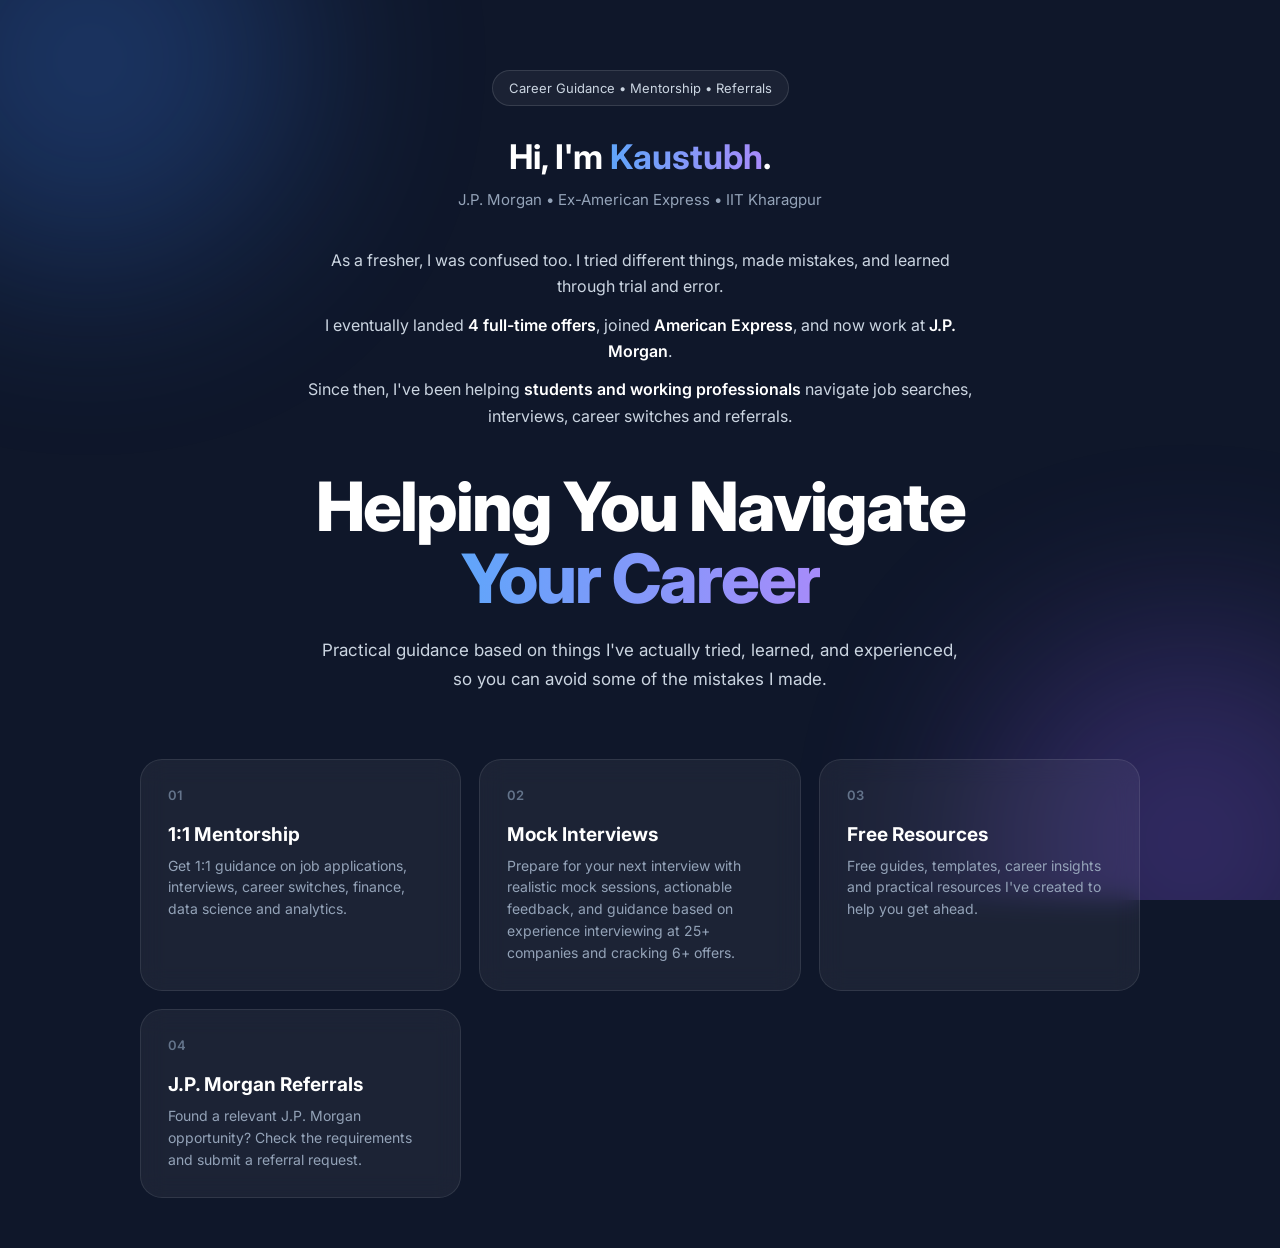
<file: index.html>
<!DOCTYPE html>
<html lang="en">
<head>
  <meta charset="UTF-8" />
  <meta name="viewport" content="width=device-width, initial-scale=1.0" />
  <title>Kaustubh | Career Mentorship</title>

  <link rel="preconnect" href="https://fonts.googleapis.com">
  <link rel="preconnect" href="https://fonts.gstatic.com" crossorigin>
  <link href="https://fonts.googleapis.com/css2?family=Inter:wght@400;500;600;700;800&display=swap" rel="stylesheet">

  <style>
    * {
      margin: 0;
      padding: 0;
      box-sizing: border-box;
    }

    body {
      font-family: 'Inter', sans-serif;
      background: #0f172a;
      color: white;
      min-height: 100vh;
      overflow-x: hidden;
    }

    .bg {
      position: fixed;
      inset: 0;
      overflow: hidden;
      z-index: -1;
    }

    .blob {
      position: absolute;
      width: 420px;
      height: 420px;
      border-radius: 50%;
      filter: blur(100px);
      opacity: .28;
    }

    .blob1 {
      background: #3b82f6;
      top: -150px;
      left: -120px;
    }

    .blob2 {
      background: #8b5cf6;
      bottom: -150px;
      right: -120px;
    }

    .container {
      width: min(1000px, 90%);
      margin: auto;
      padding: 70px 0 50px;
    }

    .hero {
      max-width: 780px;
      margin: auto;
      text-align: center;
    }

    .tag {
      display: inline-block;
      padding: 9px 16px;
      border: 1px solid rgba(255,255,255,.12);
      border-radius: 999px;
      background: rgba(255,255,255,.05);
      color: #cbd5e1;
      font-size: 13px;
      margin-bottom: 28px;
    }

    .intro {
      font-size: clamp(24px, 4vw, 34px);
      font-weight: 700;
      line-height: 1.35;
      margin-bottom: 10px;
    }

    .name {
      background: linear-gradient(to right,#60a5fa,#a78bfa);
      -webkit-background-clip: text;
      -webkit-text-fill-color: transparent;
    }

    .credentials {
      color: #94a3b8;
      font-size: 15px;
      margin-bottom: 38px;
    }

    .story {
      max-width: 680px;
      margin: 0 auto 42px;
      color: #cbd5e1;
      font-size: 16px;
      line-height: 1.65;
    }

    .story p {
      margin-bottom: 12px;
    }

    .story strong {
      color: white;
      font-weight: 600;
    }

    h1 {
      font-size: clamp(42px, 7vw, 68px);
      line-height: 1.05;
      font-weight: 800;
      letter-spacing: -2px;
      margin-bottom: 22px;
    }

    .gradient {
      background: linear-gradient(to right,#60a5fa,#a78bfa);
      -webkit-background-clip: text;
      -webkit-text-fill-color: transparent;
    }

    .subtitle {
      max-width: 650px;
      margin: auto;
      color: #cbd5e1;
      font-size: 17px;
      line-height: 1.7;
    }

    .cards {
      display: grid;
      grid-template-columns: repeat(3, 1fr);
      gap: 18px;
      margin-top: 65px;
    }

    .card {
      display: block;
      text-decoration: none;
      color: white;
      background: rgba(255,255,255,.055);
      border: 1px solid rgba(255,255,255,.09);
      border-radius: 22px;
      padding: 27px;
      transition: .25s ease;
      backdrop-filter: blur(12px);
    }

    .card:hover {
      transform: translateY(-5px);
      border-color: rgba(255,255,255,.22);
      background: rgba(255,255,255,.08);
    }

    .number {
      color: #64748b;
      font-size: 13px;
      font-weight: 600;
      margin-bottom: 20px;
    }

    .card h3 {
      font-size: 19px;
      margin-bottom: 9px;
    }

    .card p {
      color: #94a3b8;
      line-height: 1.55;
      font-size: 14px;
    }

    .footer {
      margin-top: 65px;
      text-align: center;
      color: #64748b;
      font-size: 13px;
    }

    @media(max-width: 750px) {
      .cards {
        grid-template-columns: 1fr;
      }

      .container {
        padding-top: 50px;
      }

      h1 {
        letter-spacing: -1px;
      }
    }
  </style>
</head>

<body>

  <div class="bg">
    <div class="blob blob1"></div>
    <div class="blob blob2"></div>
  </div>

  <main class="container">

    <section class="hero">

      <div class="tag">Career Guidance • Mentorship • Referrals</div>

      <p class="intro">
        Hi, I'm <span class="name">Kaustubh</span>.
      </p>

      <p class="credentials">
        J.P. Morgan • Ex-American Express • IIT Kharagpur
      </p>

      <div class="story">
        <p>
          As a fresher, I was confused too. I tried different things,
          made mistakes, and learned through trial and error.
        </p>

        <p>
          I eventually landed <strong>4 full-time offers</strong>, joined
          <strong>American Express</strong>, and now work at
          <strong>J.P. Morgan</strong>.
        </p>

        <p>
          Since then, I've been helping <strong>students and working professionals</strong>
          navigate job searches, interviews, career switches and referrals.
        </p>
      </div>

      <h1>
        Helping You Navigate<br>
        <span class="gradient">Your Career</span>
      </h1>

      <p class="subtitle">
        Practical guidance based on things I've actually tried, learned,
        and experienced, so you can avoid some of the mistakes I made.
      </p>

    </section>

        <section class="cards">

      <a
        class="card"
        href="https://kcubeiitkgp.github.io/LinkedinMentor/"
        target="_blank"
      >
        <div class="number">01</div>
        <h3>1:1 Mentorship</h3>
        <p>
          Get 1:1 guidance on job applications, interviews,
          career switches, finance, data science and analytics.
        </p>
      </a>

          
<a
  class="card"
  href="https://topmate.io/kaustubh_kcube/2368904"
  target="_blank"
  rel="noopener noreferrer"
>
  <div class="number">02</div>
  <h3>Mock Interviews</h3>
  <p>
    Prepare for your next interview with realistic mock sessions,
    actionable feedback, and guidance based on experience interviewing
    at 25+ companies and cracking 6+ offers.
  </p>
</a>
        

      <a
        class="card"
        href="https://topmate.io/kaustubh_kcube"
        target="_blank"
      >
        <div class="number">03</div>
        <h3>Free Resources</h3>
        <p>
          Free guides, templates, career insights and practical
          resources I've created to help you get ahead.
        </p>
      </a>

      <a
        class="card"
        href="https://forms.gle/5BEZ8eD9pNW2zfwt7"
        target="_blank"
      >
        <div class="number">04</div>
        <h3>J.P. Morgan Referrals</h3>
        <p>
          Found a relevant J.P. Morgan opportunity?
          Check the requirements and submit a referral request.
        </p>
      </a>

    </section>

  </main>

</body>
</html>
</file>
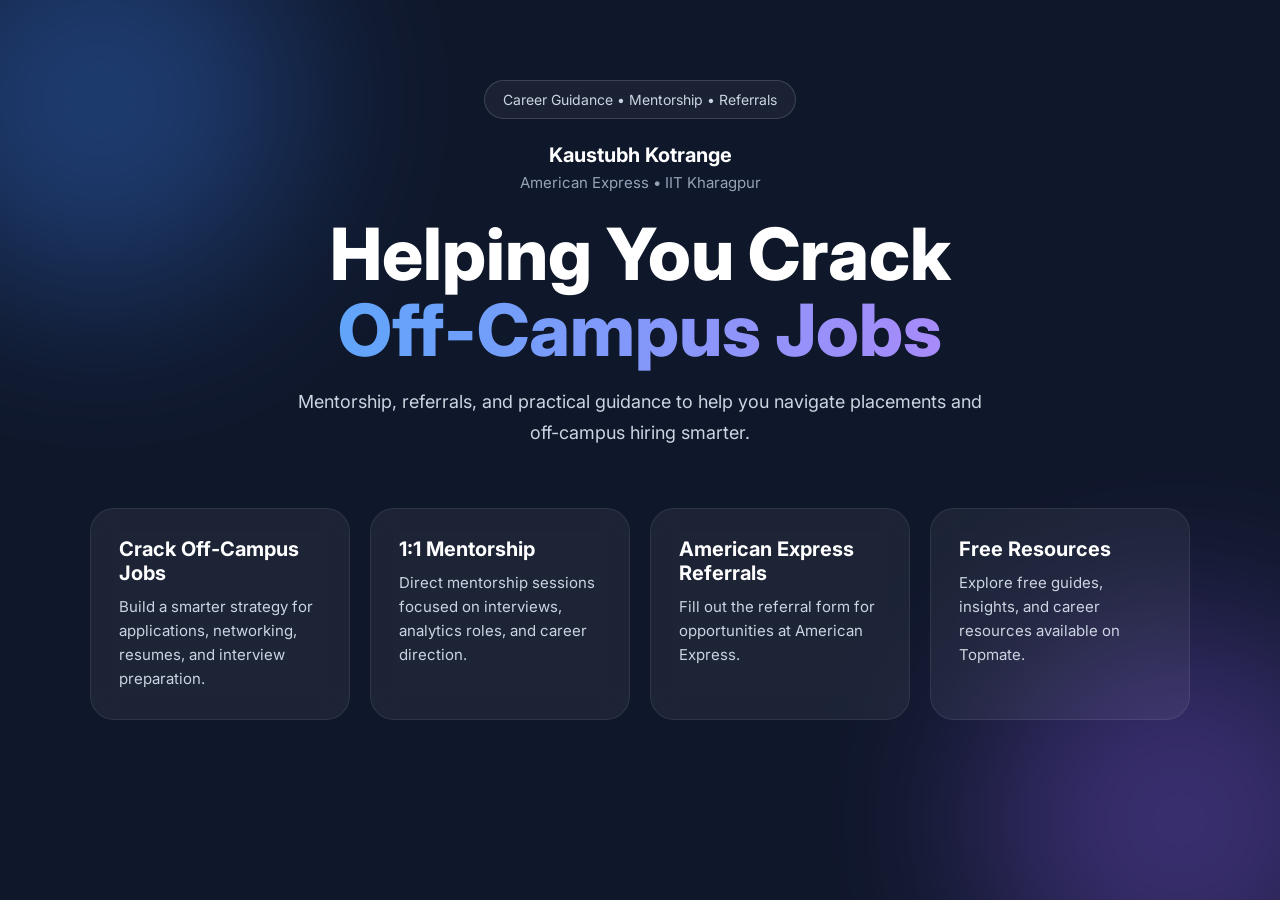
<file: landing_page.html>
<!DOCTYPE html>
<html lang="en">
<head>
  <meta charset="UTF-8" />
  <meta name="viewport" content="width=device-width, initial-scale=1.0" />
  <title>Kaustubh | Mentorship</title>

  <link rel="preconnect" href="https://fonts.googleapis.com">
  <link rel="preconnect" href="https://fonts.gstatic.com" crossorigin>
  <link href="https://fonts.googleapis.com/css2?family=Inter:wght@400;500;600;700;800&display=swap" rel="stylesheet">

  <style>
    *{
      margin:0;
      padding:0;
      box-sizing:border-box;
    }

    body{
      font-family:'Inter',sans-serif;
      background:#0f172a;
      color:white;
      min-height:100vh;
      overflow-x:hidden;
      position:relative;
    }

    .bg{
      position:absolute;
      inset:0;
      overflow:hidden;
      z-index:-1;
    }

    .blob{
      position:absolute;
      width:400px;
      height:400px;
      border-radius:50%;
      filter:blur(90px);
      opacity:.35;
      animation:float 8s ease-in-out infinite;
    }

    .blob1{
      background:#3b82f6;
      top:-100px;
      left:-100px;
    }

    .blob2{
      background:#8b5cf6;
      bottom:-120px;
      right:-100px;
      animation-delay:2s;
    }

    @keyframes float{
      0%,100%{
        transform:translateY(0px);
      }
      50%{
        transform:translateY(-20px);
      }
    }

    .container{
      width:min(1100px,90%);
      margin:auto;
      padding:80px 0;
    }

    .hero{
      text-align:center;
      margin-bottom:60px;
    }

    .tag{
      display:inline-block;
      padding:10px 18px;
      border:1px solid rgba(255,255,255,.15);
      border-radius:999px;
      background:rgba(255,255,255,.05);
      backdrop-filter:blur(10px);
      font-size:14px;
      margin-bottom:24px;
      color:#cbd5e1;
    }

    h1{
      font-size:clamp(42px,7vw,72px);
      font-weight:800;
      line-height:1.05;
      margin-bottom:20px;
    }

    .gradient{
      background:linear-gradient(to right,#60a5fa,#a78bfa);
      -webkit-background-clip:text;
      -webkit-text-fill-color:transparent;
    }

    .subtitle{
      max-width:700px;
      margin:auto;
      color:#cbd5e1;
      font-size:18px;
      line-height:1.7;
    }

    .cards{
      display:grid;
      grid-template-columns:repeat(auto-fit,minmax(220px,1fr));
      gap:20px;
      margin-top:60px;
    }

    .card{
      background:rgba(255,255,255,.06);
      border:1px solid rgba(255,255,255,.08);
      border-radius:24px;
      padding:28px;
      transition:.3s ease;
      backdrop-filter:blur(12px);
    }

    .card:hover{
      transform:translateY(-6px);
      border-color:rgba(255,255,255,.2);
    }

    .card h3{
      font-size:20px;
      margin-bottom:10px;
    }

    .card p{
      color:#cbd5e1;
      line-height:1.6;
      font-size:15px;
    }

    .buttons{
      display:flex;
      flex-wrap:wrap;
      justify-content:center;
      gap:18px;
      margin-top:60px;
    }

    .btn{
      text-decoration:none;
      padding:16px 28px;
      border-radius:16px;
      font-weight:600;
      transition:.25s ease;
    }

    .primary{
      background:linear-gradient(to right,#3b82f6,#8b5cf6);
      color:white;
      box-shadow:0 10px 30px rgba(99,102,241,.35);
    }

    .primary:hover{
      transform:translateY(-3px) scale(1.02);
    }

    .secondary{
      border:1px solid rgba(255,255,255,.15);
      background:rgba(255,255,255,.05);
      color:white;
    }

    .secondary:hover{
      background:rgba(255,255,255,.1);
    }

    .footer{
      margin-top:80px;
      text-align:center;
      color:#94a3b8;
      font-size:14px;
    }

    .pulse{
      animation:pulse 2s infinite;
    }

    @keyframes pulse{
      0%{
        box-shadow:0 0 0 0 rgba(99,102,241,.5);
      }
      70%{
        box-shadow:0 0 0 18px rgba(99,102,241,0);
      }
      100%{
        box-shadow:0 0 0 0 rgba(99,102,241,0);
      }
    }

    @media(max-width:600px){
      .buttons{
        flex-direction:column;
      }

      .btn{
        width:100%;
        text-align:center;
      }
    }
  </style>
</head>
<body>

  <div class="bg">
    <div class="blob blob1"></div>
    <div class="blob blob2"></div>
  </div>

  <div class="container">

    <section class="hero">

      <div class="tag">Career Guidance • Mentorship • Referrals</div>

      <div style="margin-bottom:24px;">
        <h2 style="
          font-size:20px;
          font-weight:700;
          margin-bottom:6px;
        ">
          Kaustubh Kotrange
        </h2>

        <p style="
          color:#94a3b8;
          font-size:15px;
        ">
          American Express • IIT Kharagpur
        </p>
      </div>

      <h1>
        Helping You Crack <br>
        <span class="gradient">Off-Campus Jobs</span>
      </h1>

      <p class="subtitle">
        Mentorship, referrals, and practical guidance to help you navigate placements and off-campus hiring smarter.
      </p>

    </section>

    <section class="cards">

      <a 
        class="card"
        href="https://topmate.io/kaustubh_kcube/1604781"
        target="_blank"
        style="text-decoration:none;color:white;"
      >
        <h3>Crack Off-Campus Jobs</h3>
        <p>
          Build a smarter strategy for applications, networking, resumes, and interview preparation.
        </p>
      </a>

      <a 
        class="card"
        href="https://topmate.io/kaustubh_kcube/1237927"
        target="_blank"
        style="text-decoration:none;color:white;"
      >
        <h3>1:1 Mentorship</h3>
        <p>
          Direct mentorship sessions focused on interviews, analytics roles, and career direction.
        </p>
      </a>

      <a 
        class="card"
        href="https://docs.google.com/forms/d/e/1FAIpQLSfPXIh35TT3TA9E6GY2yW5APoLoI9bR6eaOOnzVG6r3AKAL2w/viewform"
        target="_blank"
        style="text-decoration:none;color:white;"
      >
        <h3>American Express Referrals</h3>
        <p>
          Fill out the referral form for opportunities at American Express.
        </p>
      </a>

      <a 
        class="card"
        href="https://topmate.io/kaustubh_kcube"
        target="_blank"
        style="text-decoration:none;color:white;"
      >
        <h3>Free Resources</h3>
        <p>
          Explore free guides, insights, and career resources available on Topmate.
        </p>
      </a>

    </section>

  </div>

  <script>
    document.querySelectorAll('.card').forEach(el => {
      el.addEventListener('mouseenter', () => {
        el.style.transform = 'translateY(-4px)';
      });

      el.addEventListener('mouseleave', () => {
        el.style.transform = 'translateY(0)';
      });
    });
  </script>

</body>
</html>
</file>
